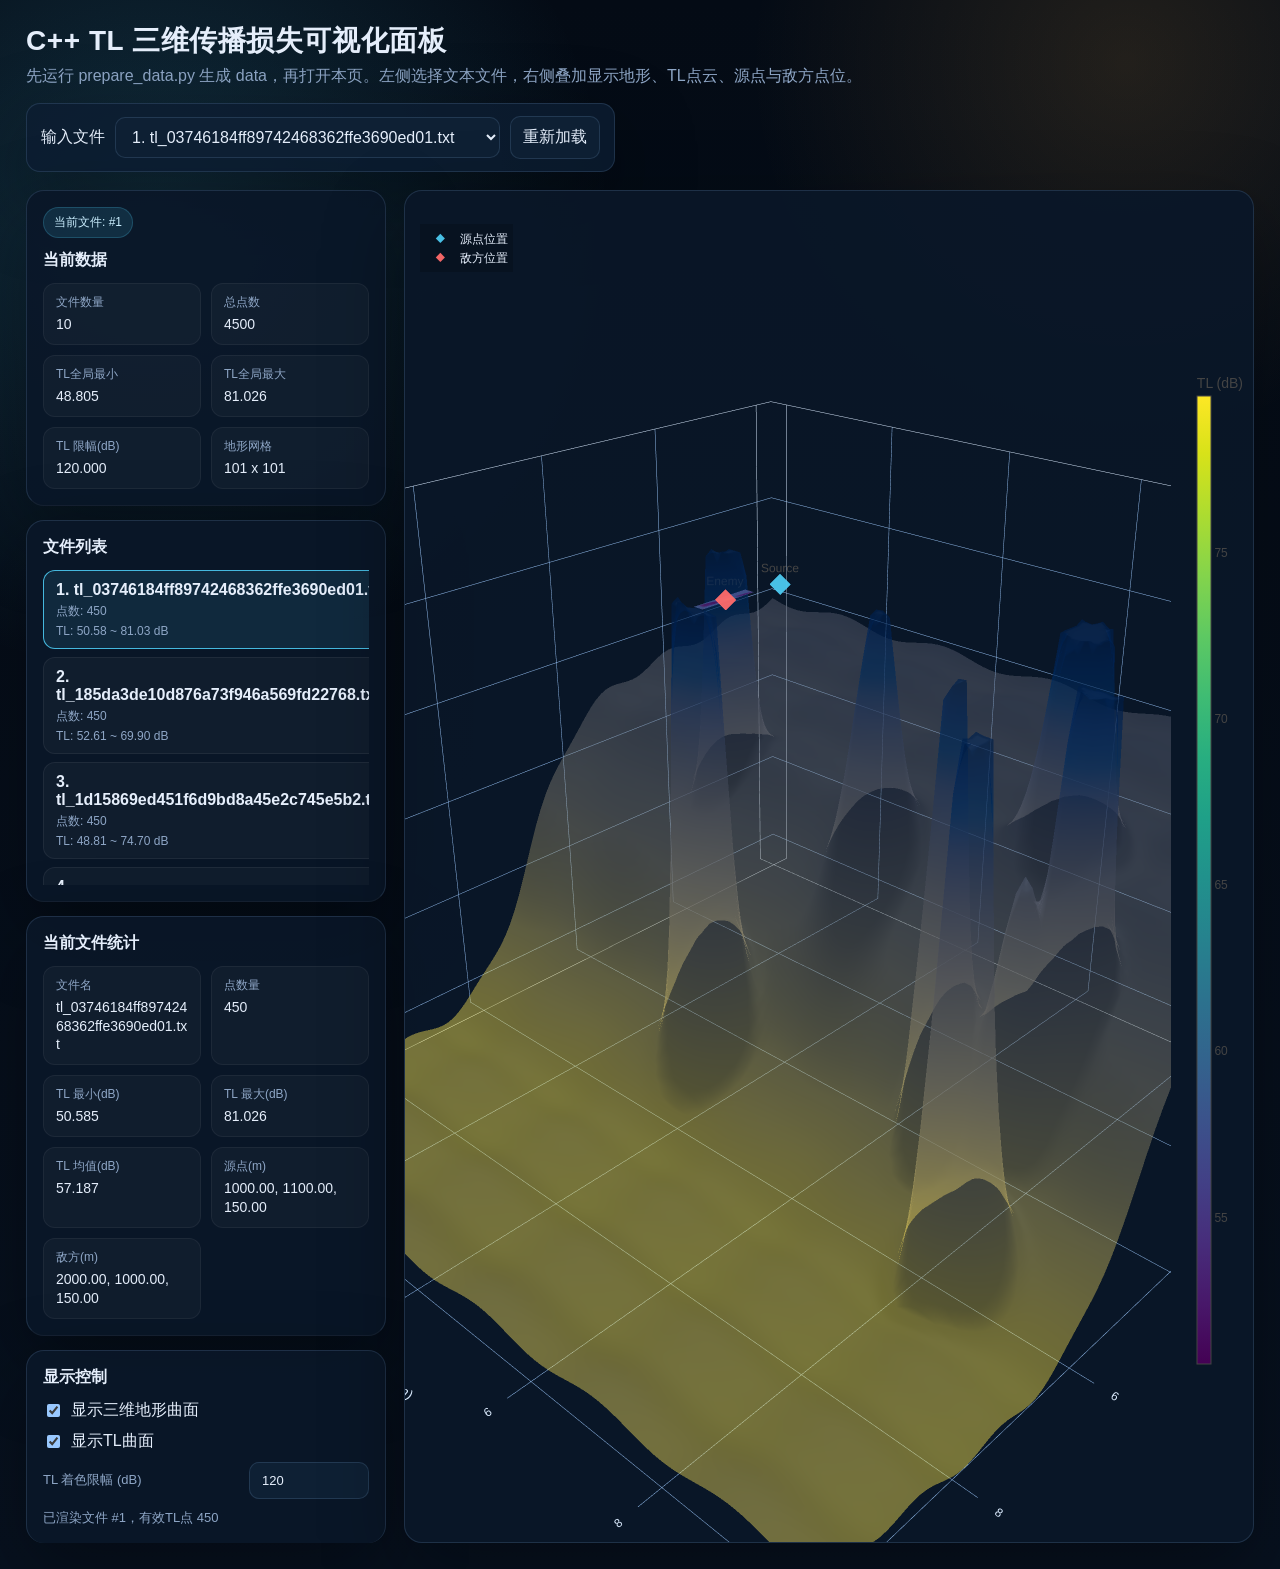
<file: dashboards/c++tl_dashboard/index.html>
<!DOCTYPE html>
<html lang="zh-CN">
<head>
  <meta charset="UTF-8" />
  <meta name="viewport" content="width=device-width, initial-scale=1.0" />
  <title>C++ TL 三维传播损失可视化面板</title>
  <script src="https://cdn.plot.ly/plotly-2.35.2.min.js"></script>
  <link rel="stylesheet" href="./css/style.css" />
</head>
<body>
  <header>
    <div class="title-block">
      <h1>C++ TL 三维传播损失可视化面板</h1>
      <p>先运行 prepare_data.py 生成 data，再打开本页。左侧选择文本文件，右侧叠加显示地形、TL点云、源点与敌方点位。</p>
    </div>
    <div class="toolbar">
      <label for="fileSelect">输入文件</label>
      <select id="fileSelect"></select>
      <button id="reloadBtn" type="button">重新加载</button>
    </div>
  </header>

  <main>
    <aside class="sidebar">
      <div class="card section">
        <span class="pill" id="runBadge">等待加载</span>
        <h2>当前数据</h2>
        <div class="meta-grid" id="runMeta"></div>
      </div>

      <div class="card section">
        <h2>文件列表</h2>
        <div class="env-list" id="fileList"></div>
      </div>

      <div class="card section">
        <h2>当前文件统计</h2>
        <div class="meta-grid" id="fileMeta"></div>
      </div>

      <div class="card section">
        <h2>显示控制</h2>
        <label class="switch-row">
          <input type="checkbox" id="toggleTerrain" checked />
          <span>显示三维地形曲面</span>
        </label>
        <label class="switch-row">
          <input type="checkbox" id="toggleTl" checked />
          <span>显示TL曲面</span>
        </label>
        <label class="field-row" for="tlCapInput">
          <span>TL 着色限幅 (dB)</span>
          <input id="tlCapInput" type="number" min="0" step="1" value="120" />
        </label>
        <div class="status" id="statusText">正在初始化...</div>
      </div>
    </aside>

    <section class="card plot-card">
      <div id="plot"></div>
    </section>
  </main>

  <script src="./js/main.js"></script>
</body>
</html>
</file>
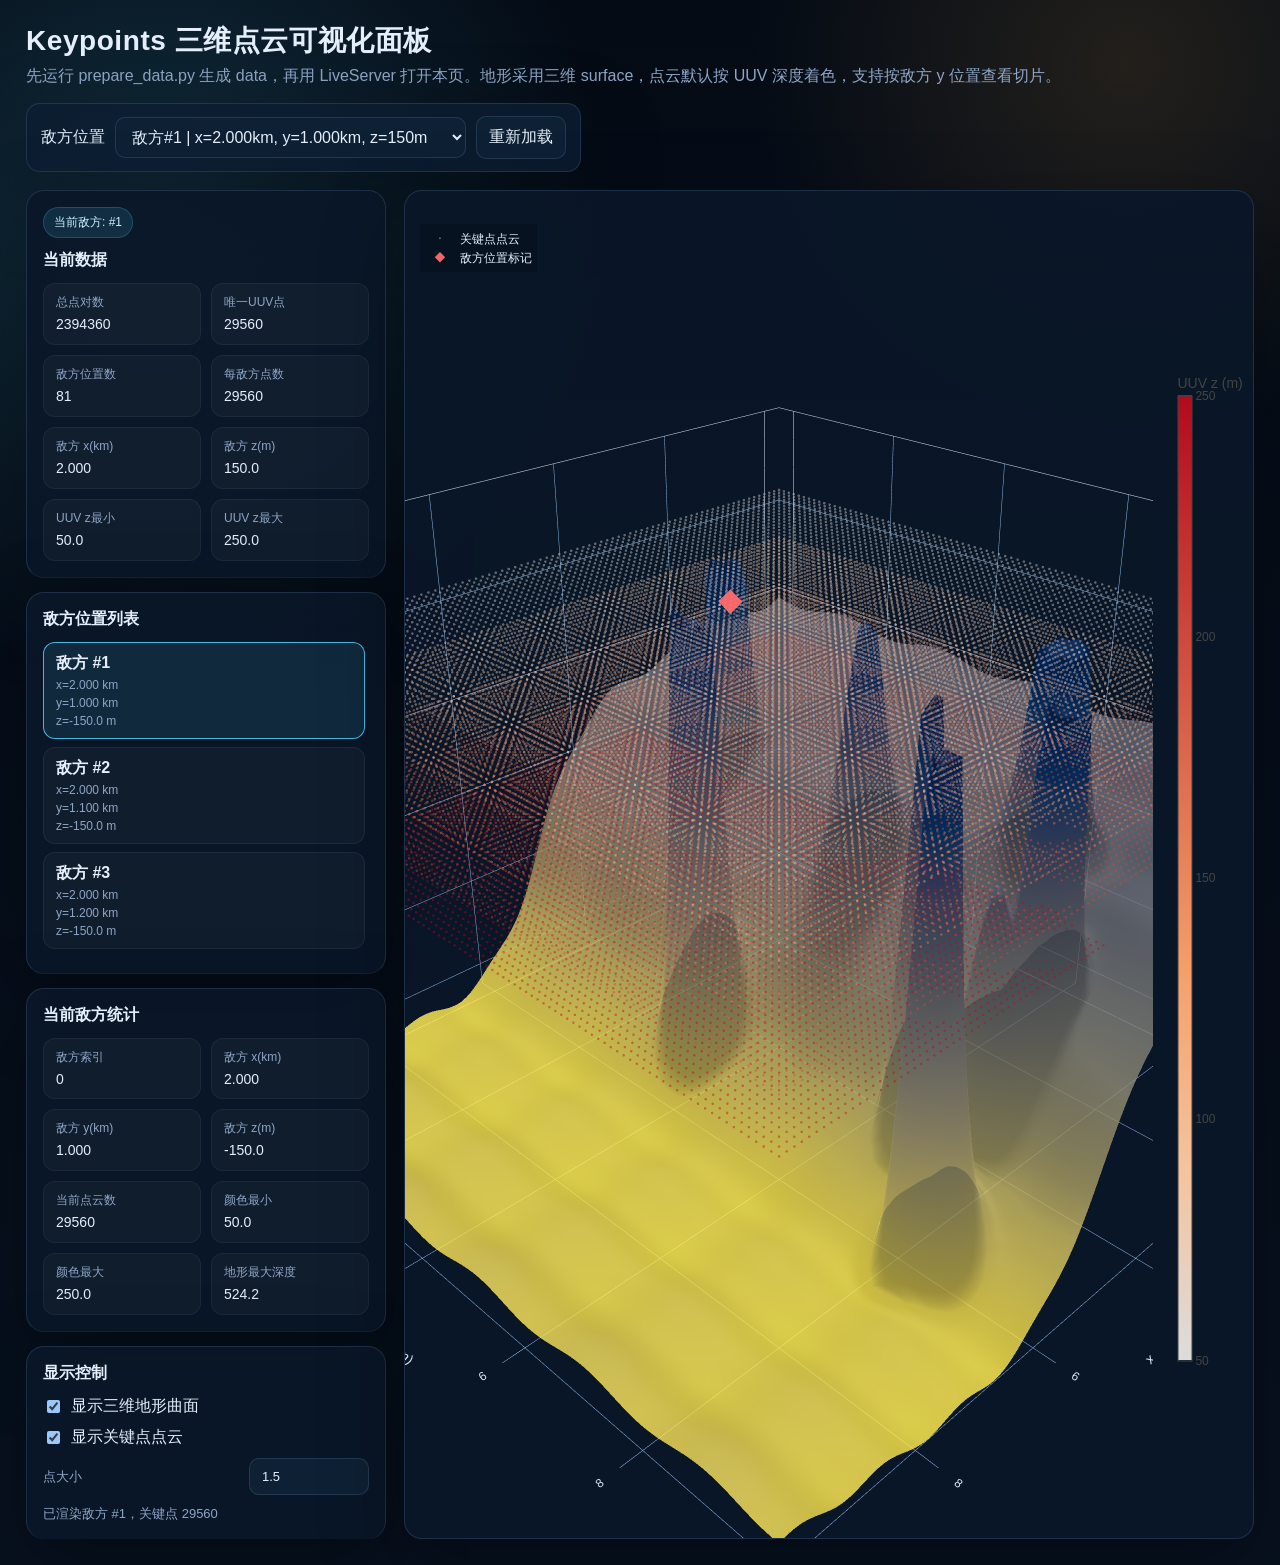
<file: dashboards/keypoints_dashboard/index.html>
<!DOCTYPE html>
<html lang="zh-CN">
<head>
  <meta charset="UTF-8" />
  <meta name="viewport" content="width=device-width, initial-scale=1.0" />
  <title>Keypoints 三维点云可视化面板</title>
  <script src="https://cdn.plot.ly/plotly-2.35.2.min.js"></script>
  <link rel="stylesheet" href="./css/style.css" />
</head>
<body>
  <header>
    <div class="title-block">
      <h1>Keypoints 三维点云可视化面板</h1>
      <p>先运行 prepare_data.py 生成 data，再用 LiveServer 打开本页。地形采用三维 surface，点云默认按 UUV 深度着色，支持按敌方 y 位置查看切片。</p>
    </div>
    <div class="toolbar">
      <label for="enemySelect">敌方位置</label>
      <select id="enemySelect"></select>
      <button id="reloadBtn" type="button">重新加载</button>
    </div>
  </header>

  <main>
    <aside class="sidebar">
      <div class="card section">
        <span class="pill" id="runBadge">等待加载</span>
        <h2>当前数据</h2>
        <div class="meta-grid" id="runMeta"></div>
      </div>

      <div class="card section">
        <h2>敌方位置列表</h2>
        <div class="env-list" id="enemyList"></div>
      </div>

      <div class="card section">
        <h2>当前敌方统计</h2>
        <div class="meta-grid" id="enemyMeta"></div>
      </div>

      <div class="card section">
        <h2>显示控制</h2>
        <label class="switch-row">
          <input type="checkbox" id="toggleTerrain" checked />
          <span>显示三维地形曲面</span>
        </label>
        <label class="switch-row">
          <input type="checkbox" id="togglePoints" checked />
          <span>显示关键点点云</span>
        </label>
        <label class="field-row" for="pointSizeInput">
          <span>点大小</span>
          <input id="pointSizeInput" type="number" min="1" step="0.2" value="3.2" />
        </label>
        <div class="status" id="statusText">正在初始化...</div>
      </div>
    </aside>

    <section class="card plot-card">
      <div id="plot"></div>
    </section>
  </main>

  <script src="./js/main.js"></script>
</body>
</html>
</file>
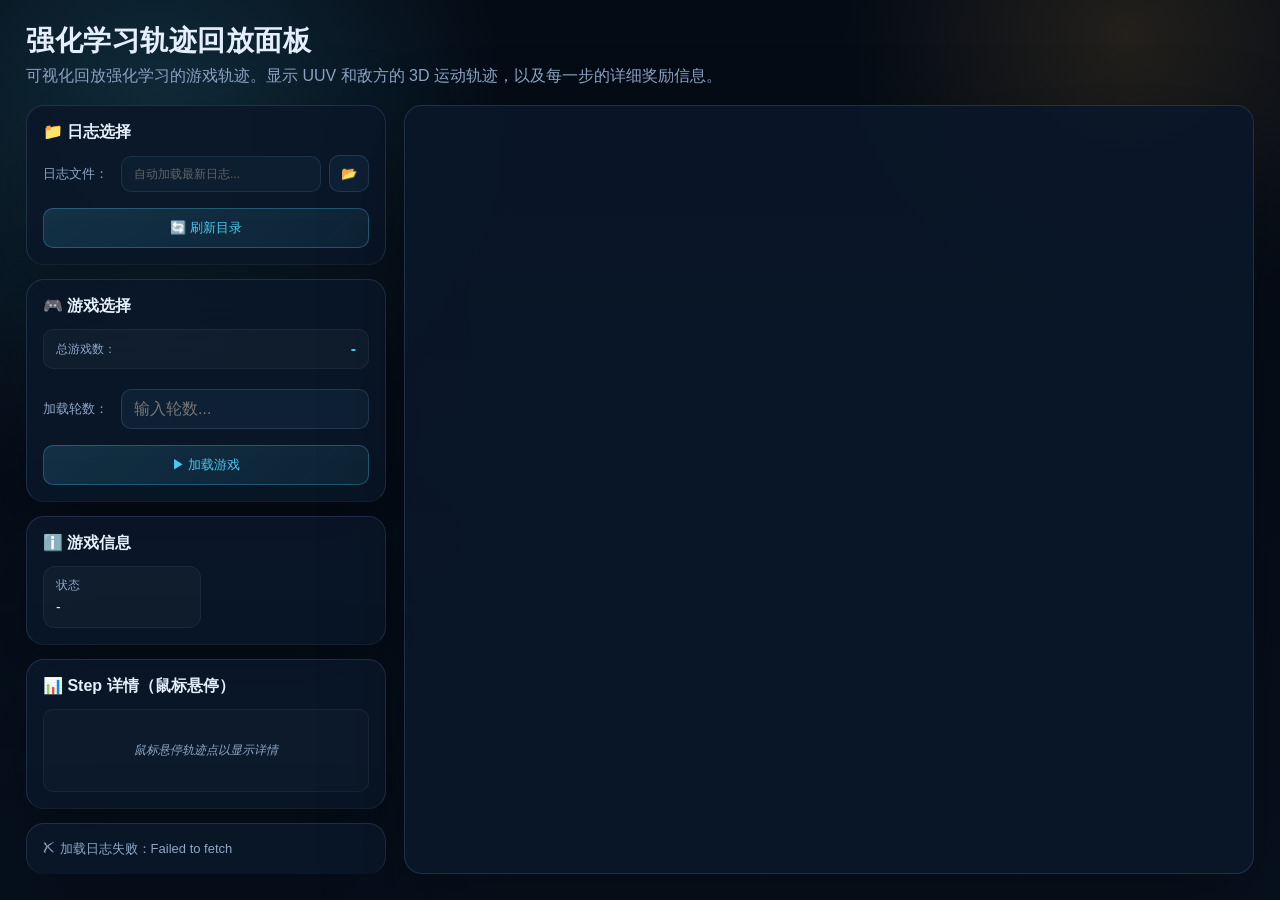
<file: dashboards/trajectory_visualizer/index.html>
﻿<!DOCTYPE html>
<html lang="zh-CN">
<head>
  <meta charset="UTF-8" />
  <meta name="viewport" content="width=device-width, initial-scale=1.0" />
  <title>强化学习轨迹回放面板</title>
  <script src="https://cdn.plot.ly/plotly-2.35.2.min.js"></script>
  <link rel="stylesheet" href="./css/style.css" />
</head>
<body>
  <header>
    <div class="title-block">
      <h1>强化学习轨迹回放面板</h1>
      <p>可视化回放强化学习的游戏轨迹。显示 UUV 和敌方的 3D 运动轨迹，以及每一步的详细奖励信息。</p>
    </div>
  </header>

  <main>
    <!-- 左侧侧边栏 -->
    <aside class="sidebar">
      
      <!-- 日志选择区域 -->
      <div class="card section">
        <h2>📁 日志选择</h2>
        <div class="log-selection">
          <div class="input-group">
            <label for="logPath">日志文件：</label>
            <input 
              type="text" 
              id="logPath" 
              class="log-path-input" 
              placeholder="自动加载最新日志..." 
              readonly
            />
            <button id="browseLogs" class="btn-small" title="选择其他日志文件">📂</button>
          </div>
          <button id="refreshLogs" class="btn-primary" title="刷新日志目录">🔄 刷新目录</button>
        </div>
      </div>

      <!-- 游戏计数区域 -->
      <div class="card section">
        <h2>🎮 游戏选择</h2>
        <div class="game-selection">
          <div class="stat-item">
            <span class="stat-label">总游戏数：</span>
            <span class="stat-value" id="gameCount">-</span>
          </div>
          <div class="input-group">
            <label for="episodeInput">加载轮数：</label>
            <input 
              type="number" 
              id="episodeInput" 
              class="episode-input" 
              min="0" 
              placeholder="输入轮数..." 
            />
          </div>
          <button id="loadEpisode" class="btn-primary" title="加载指定轮的游戏">▶ 加载游戏</button>
        </div>
      </div>

      <!-- 游戏元信息区域 -->
      <div class="card section">
        <h2>ℹ️ 游戏信息</h2>
        <div class="meta-grid" id="episodeInfo">
          <div class="meta-item">
            <div class="meta-label">状态</div>
            <div class="meta-value">-</div>
          </div>
        </div>
      </div>

      <!-- Step 详情面板 -->
      <div class="card section">
        <h2>📊 Step 详情（鼠标悬停）</h2>
        <div class="step-details" id="stepDetails">
          <div class="detail-empty">鼠标悬停轨迹点以显示详情</div>
        </div>
      </div>

      <!-- 状态文本 -->
      <div class="card section">
        <div class="status" id="statusText">✓ 系统就绪</div>
      </div>

    </aside>

    <!-- 右侧 3D 绘制区域 -->
    <section class="card plot-card">
      <div id="plot"></div>
    </section>
  </main>

  <script src="./js/main.js"></script>
</body>
</html>
</file>
<file: dashboards/c++tl_dashboard/css/style.css>
:root {
  color-scheme: dark;
  --bg: #07111f;
  --panel: rgba(10, 23, 41, 0.92);
  --panel-soft: rgba(13, 29, 50, 0.84);
  --text: #e5eefb;
  --muted: #8ea6c6;
  --accent: #4cc9f0;
  --accent-2: #ffb347;
  --border: rgba(118, 155, 200, 0.2);
  --shadow: 0 28px 80px rgba(0, 0, 0, 0.35);
}

* { box-sizing: border-box; }

body {
  margin: 0;
  font-family: 'Segoe UI Variable', 'Aptos', 'Trebuchet MS', sans-serif;
  background:
    radial-gradient(circle at 12% 14%, rgba(76, 201, 240, 0.18), transparent 26%),
    radial-gradient(circle at 88% 4%, rgba(255, 179, 71, 0.12), transparent 20%),
    linear-gradient(180deg, #040b15 0%, #07111f 100%);
  color: var(--text);
  min-height: 100vh;
}

header {
  padding: 22px 26px 0;
  display: flex;
  gap: 16px;
  align-items: center;
  justify-content: space-between;
  flex-wrap: wrap;
}

.title-block h1 {
  margin: 0;
  font-size: 28px;
  letter-spacing: 0.02em;
}

.title-block p {
  margin: 6px 0 0;
  color: var(--muted);
}

.toolbar {
  display: flex;
  gap: 10px;
  align-items: center;
  flex-wrap: wrap;
  background: var(--panel-soft);
  padding: 12px 14px;
  border: 1px solid var(--border);
  border-radius: 14px;
  box-shadow: var(--shadow);
}

select, button {
  background: #0e2034;
  color: var(--text);
  border: 1px solid var(--border);
  border-radius: 10px;
  padding: 10px 12px;
  font: inherit;
}

input[type='number'] {
  background: #0e2034;
  color: var(--text);
  border: 1px solid var(--border);
  border-radius: 10px;
  padding: 10px 12px;
  font: inherit;
  width: 120px;
}

button {
  cursor: pointer;
  transition: transform 0.15s ease, border-color 0.15s ease;
}

button:hover {
  transform: translateY(-1px);
  border-color: rgba(76, 201, 240, 0.55);
}

main {
  display: grid;
  grid-template-columns: 360px 1fr;
  gap: 18px;
  padding: 18px 26px 26px;
}

.card {
  background: var(--panel);
  border: 1px solid var(--border);
  border-radius: 18px;
  box-shadow: var(--shadow);
  overflow: hidden;
}

.sidebar {
  display: grid;
  gap: 14px;
  align-content: start;
}

.section {
  padding: 16px;
  border-bottom: 1px solid rgba(255, 255, 255, 0.05);
}

.section:last-child { border-bottom: none; }

.section h2 {
  margin: 0 0 12px;
  font-size: 16px;
}

.meta-grid {
  display: grid;
  grid-template-columns: 1fr 1fr;
  gap: 10px;
}

.meta-item {
  background: rgba(255, 255, 255, 0.03);
  border: 1px solid rgba(255, 255, 255, 0.05);
  border-radius: 12px;
  padding: 10px 12px;
}

.meta-label {
  font-size: 12px;
  color: var(--muted);
  margin-bottom: 4px;
}

.meta-value {
  font-size: 14px;
  line-height: 1.35;
  word-break: break-word;
}

.env-list {
  display: grid;
  gap: 8px;
  max-height: 35vh;
  overflow: auto;
  padding-right: 4px;
}

.env-item {
  padding: 10px 12px;
  border-radius: 12px;
  border: 1px solid rgba(255, 255, 255, 0.06);
  background: rgba(255, 255, 255, 0.03);
  cursor: pointer;
  transition: border-color 0.15s ease, transform 0.15s ease;
}

.env-item:hover {
  transform: translateY(-1px);
  border-color: rgba(76, 201, 240, 0.45);
}

.env-item.active {
  border-color: rgba(76, 201, 240, 0.9);
  background: rgba(76, 201, 240, 0.11);
}

.env-name { font-weight: 600; }

.env-detail {
  color: var(--muted);
  font-size: 12px;
  margin-top: 4px;
}

#plot {
  min-height: calc(100vh - 140px);
  height: 100%;
  width: 100%;
}

.plot-card { min-height: 760px; }

.switch-row {
  display: flex;
  align-items: center;
  gap: 8px;
  margin-bottom: 10px;
}

.field-row {
  display: flex;
  align-items: center;
  justify-content: space-between;
  gap: 10px;
  margin-bottom: 10px;
  color: var(--muted);
  font-size: 13px;
}

.status {
  color: var(--muted);
  font-size: 13px;
}

.pill {
  display: inline-flex;
  align-items: center;
  gap: 6px;
  padding: 6px 10px;
  border-radius: 999px;
  background: rgba(76, 201, 240, 0.12);
  color: #cbefff;
  border: 1px solid rgba(76, 201, 240, 0.22);
  font-size: 12px;
  margin-bottom: 12px;
}

@media (max-width: 1080px) {
  main { grid-template-columns: 1fr; }
  #plot { min-height: 66vh; }
}
</file>
<file: dashboards/keypoints_dashboard/css/style.css>
:root {
  color-scheme: dark;
  --bg: #07111f;
  --panel: rgba(10, 23, 41, 0.92);
  --panel-soft: rgba(13, 29, 50, 0.84);
  --text: #e5eefb;
  --muted: #8ea6c6;
  --accent: #4cc9f0;
  --accent-2: #ffb347;
  --border: rgba(118, 155, 200, 0.2);
  --shadow: 0 28px 80px rgba(0, 0, 0, 0.35);
}

* { box-sizing: border-box; }

body {
  margin: 0;
  font-family: 'Segoe UI Variable', 'Aptos', 'Trebuchet MS', sans-serif;
  background:
    radial-gradient(circle at 12% 14%, rgba(76, 201, 240, 0.18), transparent 26%),
    radial-gradient(circle at 88% 4%, rgba(255, 179, 71, 0.12), transparent 20%),
    linear-gradient(180deg, #040b15 0%, #07111f 100%);
  color: var(--text);
  min-height: 100vh;
}

header {
  padding: 22px 26px 0;
  display: flex;
  gap: 16px;
  align-items: center;
  justify-content: space-between;
  flex-wrap: wrap;
}

.title-block h1 {
  margin: 0;
  font-size: 28px;
  letter-spacing: 0.02em;
}

.title-block p {
  margin: 6px 0 0;
  color: var(--muted);
}

.toolbar {
  display: flex;
  gap: 10px;
  align-items: center;
  flex-wrap: wrap;
  background: var(--panel-soft);
  padding: 12px 14px;
  border: 1px solid var(--border);
  border-radius: 14px;
  box-shadow: var(--shadow);
}

select, button {
  background: #0e2034;
  color: var(--text);
  border: 1px solid var(--border);
  border-radius: 10px;
  padding: 10px 12px;
  font: inherit;
}

input[type='number'] {
  background: #0e2034;
  color: var(--text);
  border: 1px solid var(--border);
  border-radius: 10px;
  padding: 10px 12px;
  font: inherit;
  width: 120px;
}

button {
  cursor: pointer;
  transition: transform 0.15s ease, border-color 0.15s ease;
}

button:hover {
  transform: translateY(-1px);
  border-color: rgba(76, 201, 240, 0.55);
}

main {
  display: grid;
  grid-template-columns: 360px 1fr;
  gap: 18px;
  padding: 18px 26px 26px;
}

.card {
  background: var(--panel);
  border: 1px solid var(--border);
  border-radius: 18px;
  box-shadow: var(--shadow);
  overflow: hidden;
}

.sidebar {
  display: grid;
  gap: 14px;
  align-content: start;
}

.section {
  padding: 16px;
  border-bottom: 1px solid rgba(255, 255, 255, 0.05);
}

.section:last-child { border-bottom: none; }

.section h2 {
  margin: 0 0 12px;
  font-size: 16px;
}

.meta-grid {
  display: grid;
  grid-template-columns: 1fr 1fr;
  gap: 10px;
}

.meta-item {
  background: rgba(255, 255, 255, 0.03);
  border: 1px solid rgba(255, 255, 255, 0.05);
  border-radius: 12px;
  padding: 10px 12px;
}

.meta-label {
  font-size: 12px;
  color: var(--muted);
  margin-bottom: 4px;
}

.meta-value {
  font-size: 14px;
  line-height: 1.35;
  word-break: break-word;
}

.env-list {
  display: grid;
  gap: 8px;
  max-height: 35vh;
  overflow: auto;
  padding-right: 4px;
}

.env-item {
  padding: 10px 12px;
  border-radius: 12px;
  border: 1px solid rgba(255, 255, 255, 0.06);
  background: rgba(255, 255, 255, 0.03);
  cursor: pointer;
  transition: border-color 0.15s ease, transform 0.15s ease;
}

.env-item:hover {
  transform: translateY(-1px);
  border-color: rgba(76, 201, 240, 0.45);
}

.env-item.active {
  border-color: rgba(76, 201, 240, 0.9);
  background: rgba(76, 201, 240, 0.11);
}

.env-name { font-weight: 600; }

.env-detail {
  color: var(--muted);
  font-size: 12px;
  margin-top: 4px;
}

#plot {
  min-height: calc(100vh - 140px);
  height: 100%;
  width: 100%;
}

.plot-card { min-height: 760px; }

.switch-row {
  display: flex;
  align-items: center;
  gap: 8px;
  margin-bottom: 10px;
}

.field-row {
  display: flex;
  align-items: center;
  justify-content: space-between;
  gap: 10px;
  margin-bottom: 10px;
  color: var(--muted);
  font-size: 13px;
}

.status {
  color: var(--muted);
  font-size: 13px;
}

.pill {
  display: inline-flex;
  align-items: center;
  gap: 6px;
  padding: 6px 10px;
  border-radius: 999px;
  background: rgba(76, 201, 240, 0.12);
  color: #cbefff;
  border: 1px solid rgba(76, 201, 240, 0.22);
  font-size: 12px;
  margin-bottom: 12px;
}

@media (max-width: 1080px) {
  main { grid-template-columns: 1fr; }
  #plot { min-height: 66vh; }
}
</file>
<file: dashboards/trajectory_visualizer/css/style.css>
﻿:root {
  color-scheme: dark;
  --bg: #07111f;
  --panel: rgba(10, 23, 41, 0.92);
  --panel-soft: rgba(13, 29, 50, 0.84);
  --text: #e5eefb;
  --muted: #8ea6c6;
  --accent: #4cc9f0;
  --accent-2: #ffb347;
  --border: rgba(118, 155, 200, 0.2);
  --shadow: 0 28px 80px rgba(0, 0, 0, 0.35);
}

* { box-sizing: border-box; }

body {
  margin: 0;
  font-family: 'Segoe UI Variable', 'Aptos', 'Trebuchet MS', sans-serif;
  background:
    radial-gradient(circle at 12% 14%, rgba(76, 201, 240, 0.18), transparent 26%),
    radial-gradient(circle at 88% 4%, rgba(255, 179, 71, 0.12), transparent 20%),
    linear-gradient(180deg, #040b15 0%, #07111f 100%);
  color: var(--text);
  min-height: 100vh;
}

header {
  padding: 22px 26px 0;
  display: flex;
  gap: 16px;
  align-items: center;
  justify-content: space-between;
  flex-wrap: wrap;
}

.title-block h1 {
  margin: 0;
  font-size: 28px;
  letter-spacing: 0.02em;
}

.title-block p {
  margin: 6px 0 0;
  color: var(--muted);
}

.toolbar {
  display: flex;
  gap: 10px;
  align-items: center;
  flex-wrap: wrap;
  background: var(--panel-soft);
  padding: 12px 14px;
  border: 1px solid var(--border);
  border-radius: 14px;
  box-shadow: var(--shadow);
}

select, button {
  background: #0e2034;
  color: var(--text);
  border: 1px solid var(--border);
  border-radius: 10px;
  padding: 10px 12px;
  font: inherit;
}

input[type='number'] {
  background: #0e2034;
  color: var(--text);
  border: 1px solid var(--border);
  border-radius: 10px;
  padding: 10px 12px;
  font: inherit;
  width: 120px;
}

button {
  cursor: pointer;
  transition: transform 0.15s ease, border-color 0.15s ease;
}

button:hover {
  transform: translateY(-1px);
  border-color: rgba(76, 201, 240, 0.55);
}

main {
  display: grid;
  grid-template-columns: 360px 1fr;
  gap: 18px;
  padding: 18px 26px 26px;
}

.card {
  background: var(--panel);
  border: 1px solid var(--border);
  border-radius: 18px;
  box-shadow: var(--shadow);
  overflow: hidden;
}

.sidebar {
  display: grid;
  gap: 14px;
  align-content: start;
}

.section {
  padding: 16px;
  border-bottom: 1px solid rgba(255, 255, 255, 0.05);
}

.section:last-child { border-bottom: none; }

.section h2 {
  margin: 0 0 12px;
  font-size: 16px;
}

.meta-grid {
  display: grid;
  grid-template-columns: 1fr 1fr;
  gap: 10px;
}

.meta-item {
  background: rgba(255, 255, 255, 0.03);
  border: 1px solid rgba(255, 255, 255, 0.05);
  border-radius: 12px;
  padding: 10px 12px;
}

.meta-label {
  font-size: 12px;
  color: var(--muted);
  margin-bottom: 4px;
}

.meta-value {
  font-size: 14px;
  line-height: 1.35;
  word-break: break-word;
}

.env-list {
  display: grid;
  gap: 8px;
  max-height: 35vh;
  overflow: auto;
  padding-right: 4px;
}

.env-item {
  padding: 10px 12px;
  border-radius: 12px;
  border: 1px solid rgba(255, 255, 255, 0.06);
  background: rgba(255, 255, 255, 0.03);
  cursor: pointer;
  transition: border-color 0.15s ease, transform 0.15s ease;
}

.env-item:hover {
  transform: translateY(-1px);
  border-color: rgba(76, 201, 240, 0.45);
}

.env-item.active {
  border-color: rgba(76, 201, 240, 0.9);
  background: rgba(76, 201, 240, 0.11);
}

.env-name { font-weight: 600; }

.env-detail {
  color: var(--muted);
  font-size: 12px;
  margin-top: 4px;
}

#plot {
  min-height: calc(100vh - 140px);
  height: 100%;
  width: 100%;
}

.plot-card { min-height: 760px; }

.switch-row {
  display: flex;
  align-items: center;
  gap: 8px;
  margin-bottom: 10px;
}

.field-row {
  display: flex;
  align-items: center;
  justify-content: space-between;
  gap: 10px;
  margin-bottom: 10px;
  color: var(--muted);
  font-size: 13px;
}

.status {
  color: var(--muted);
  font-size: 13px;
}

.pill {
  display: inline-flex;
  align-items: center;
  gap: 6px;
  padding: 6px 10px;
  border-radius: 999px;
  background: rgba(76, 201, 240, 0.12);
  color: #cbefff;
  border: 1px solid rgba(76, 201, 240, 0.22);
  font-size: 12px;
  margin-bottom: 12px;
}

.depth-filters {
  border: 1px solid rgba(255, 255, 255, 0.08);
  border-radius: 10px;
  padding: 10px 12px;
  margin: 10px 0;
  background: rgba(255, 255, 255, 0.02);
}

.depth-filters legend {
  padding: 0 4px;
  font-size: 12px;
  color: var(--muted);
  font-weight: 500;
}

@media (max-width: 1080px) {
  main { grid-template-columns: 1fr; }
  #plot { min-height: 66vh; }
}

/* ============================================================ */
/* 轨迹回放面板新增样式 */
/* ============================================================ */

.log-selection,
.game-selection {
  display: flex;
  flex-direction: column;
  gap: 10px;
}

.input-group {
  display: flex;
  align-items: center;
  gap: 8px;
  margin-bottom: 6px;
}

.input-group label {
  font-size: 13px;
  color: var(--muted);
  min-width: 70px;
  flex-shrink: 0;
}

.log-path-input,
.episode-input {
  flex: 1;
  background: #0e2034;
  color: var(--text);
  border: 1px solid var(--border);
  border-radius: 10px;
  padding: 10px 12px;
  font: inherit;
  font-size: 12px;
  text-overflow: ellipsis;
}

.log-path-input {
  cursor: not-allowed;
  opacity: 0.8;
}

.btn-small,
.btn-primary {
  padding: 10px 12px;
  background: #0e2034;
  color: var(--text);
  border: 1px solid var(--border);
  border-radius: 10px;
  font: inherit;
  cursor: pointer;
  transition: all 0.15s ease;
  font-size: 13px;
  font-weight: 500;
}

.btn-small {
  padding: 10px 10px;
  min-width: 40px;
  flex-shrink: 0;
}

.btn-primary {
  width: 100%;
  background: linear-gradient(135deg, rgba(76, 201, 240, 0.15), rgba(76, 201, 240, 0.08));
  border-color: rgba(76, 201, 240, 0.3);
  color: var(--accent);
}

.btn-primary:hover {
  transform: translateY(-1px);
  border-color: rgba(76, 201, 240, 0.55);
  background: linear-gradient(135deg, rgba(76, 201, 240, 0.25), rgba(76, 201, 240, 0.15));
}

.btn-small:hover {
  transform: translateY(-1px);
  border-color: rgba(76, 201, 240, 0.55);
}

.stat-item {
  display: flex;
  justify-content: space-between;
  align-items: center;
  padding: 10px 12px;
  background: rgba(255, 255, 255, 0.03);
  border: 1px solid rgba(255, 255, 255, 0.05);
  border-radius: 10px;
  margin-bottom: 10px;
}

.stat-label {
  font-size: 12px;
  color: var(--muted);
}

.stat-value {
  font-size: 16px;
  font-weight: 600;
  color: var(--accent);
}

.step-details {
  background: rgba(255, 255, 255, 0.02);
  border: 1px solid rgba(255, 255, 255, 0.05);
  border-radius: 10px;
  padding: 12px;
  max-height: 280px;
  overflow-y: auto;
  font-size: 12px;
  color: var(--text);
}

.detail-empty {
  color: var(--muted);
  text-align: center;
  padding: 20px 10px;
  font-style: italic;
}

.detail-item {
  margin-bottom: 10px;
  padding-bottom: 10px;
  border-bottom: 1px solid rgba(255, 255, 255, 0.05);
}

.detail-item:last-child {
  margin-bottom: 0;
  padding-bottom: 0;
  border-bottom: none;
}

.detail-label {
  color: var(--muted);
  font-size: 11px;
  text-transform: uppercase;
  letter-spacing: 0.5px;
  margin-bottom: 4px;
}

.detail-value {
  color: var(--text);
  font-size: 13px;
  word-break: break-word;
  font-weight: 500;
}

.detail-row {
  display: flex;
  justify-content: space-between;
  gap: 8px;
}

.detail-row-left,
.detail-row-right {
  flex: 1;
}

.detail-row-value {
  color: var(--accent);
  font-family: 'Courier New', monospace;
  font-weight: 600;
}

.reward-section {
  margin-top: 8px;
  padding-top: 8px;
  border-top: 1px solid rgba(76, 201, 240, 0.15);
}

.reward-item {
  display: flex;
  justify-content: space-between;
  align-items: center;
  margin-bottom: 6px;
  font-size: 11px;
}

.reward-name {
  color: var(--muted);
  flex: 1;
}

.reward-value {
  color: var(--text);
  font-family: 'Courier New', monospace;
  font-weight: 600;
  min-width: 70px;
  text-align: right;
}

.reward-positive {
  color: #4ade80;
}

.reward-negative {
  color: #f87171;
}
</file>
